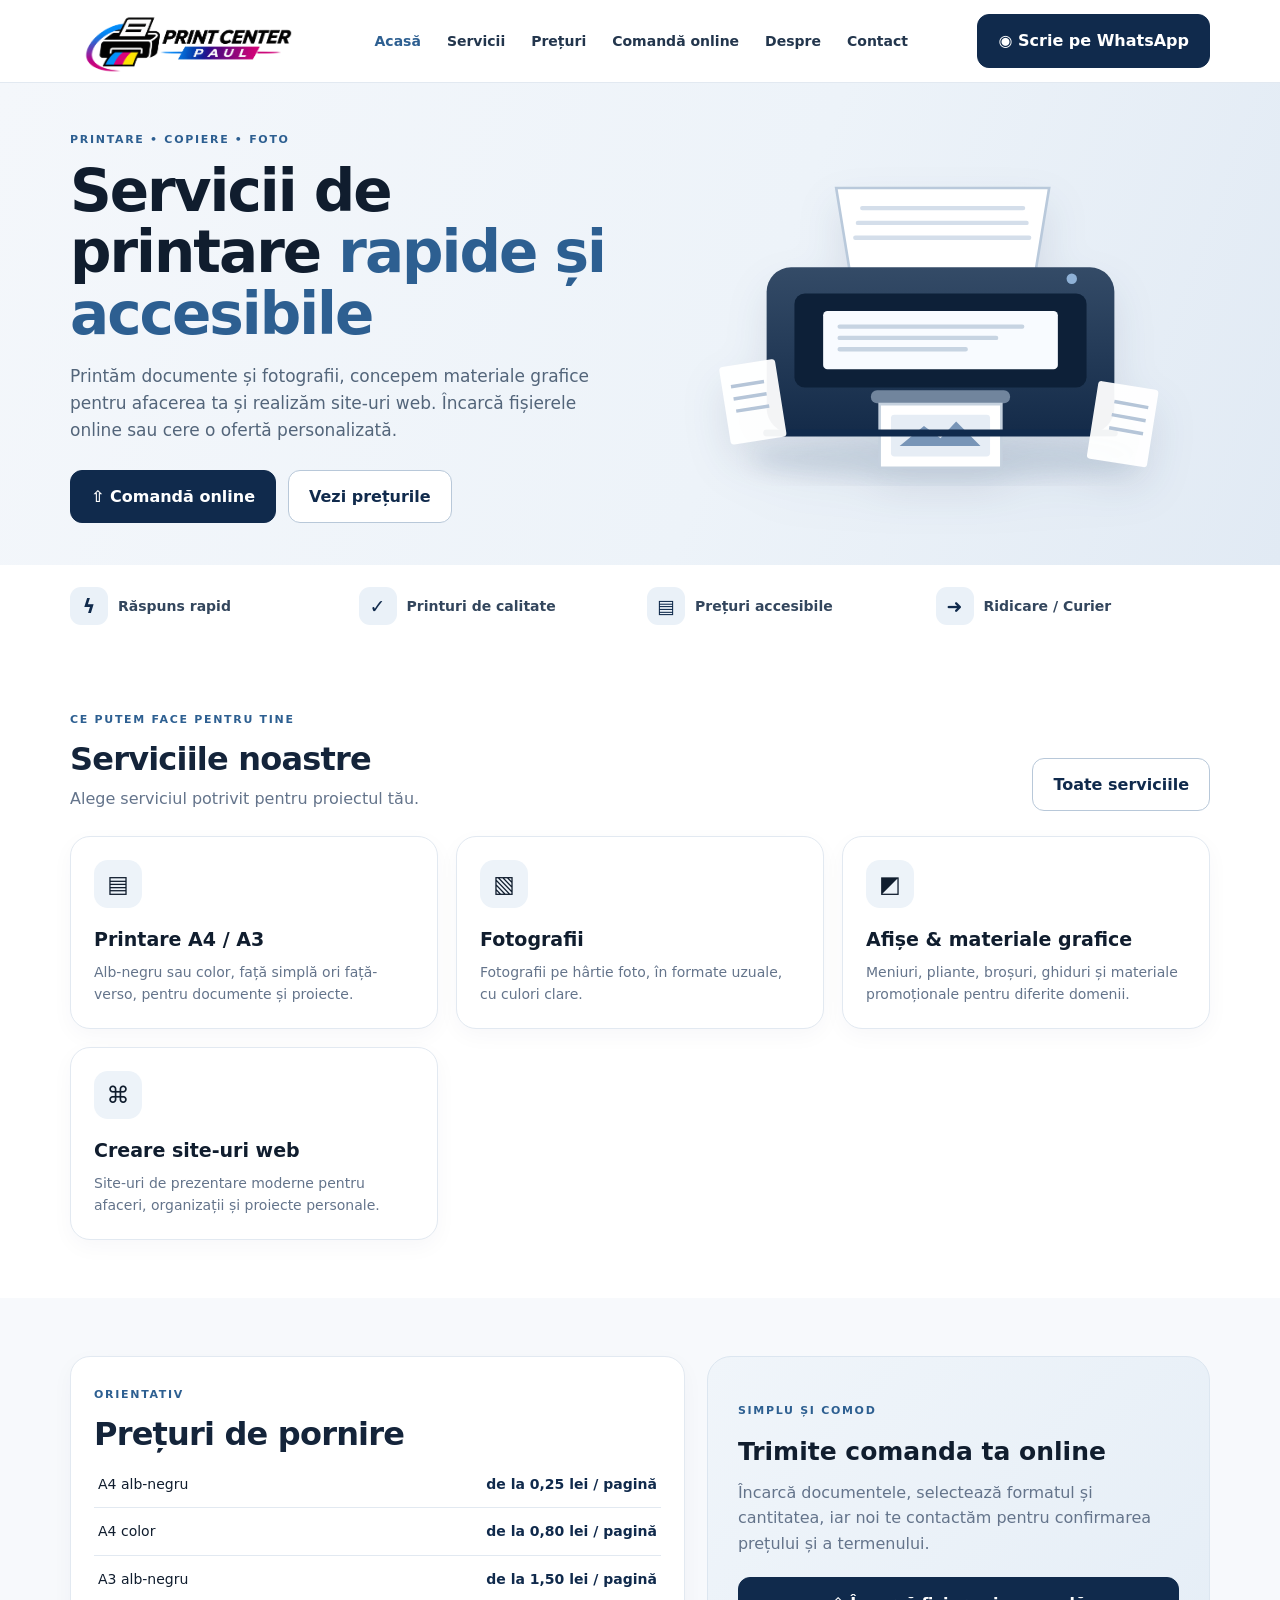
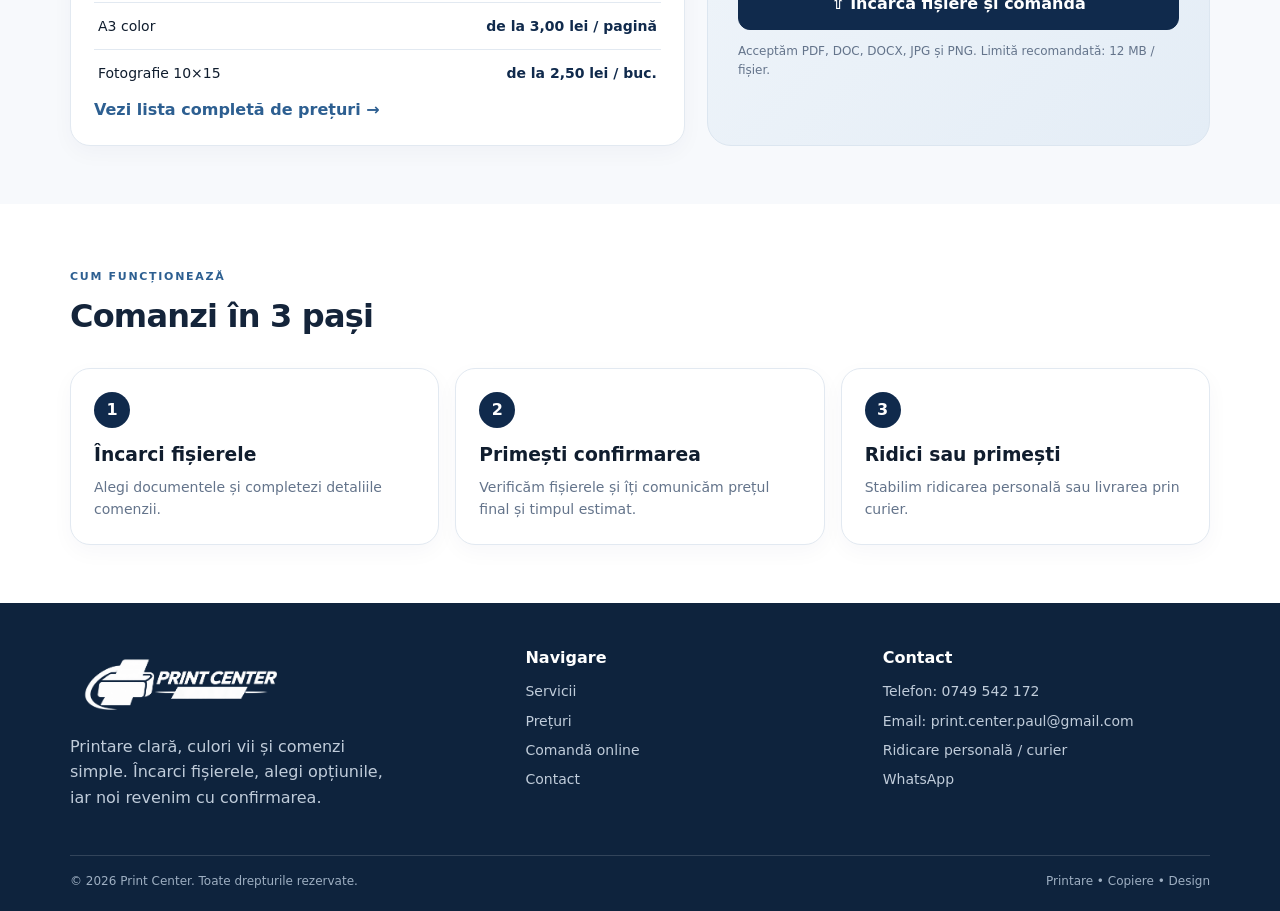
<file: index.html>
<!doctype html>
<html lang="ro"><head><meta charset="utf-8"><meta name="viewport" content="width=device-width, initial-scale=1"><meta name="description" content="Print Center - printare A4 și A3, fotografii, materiale promoționale și creare site-uri web. Comandă online."><title>Acasă | Print Center</title><link rel="icon" href="logo.png" type="image/png"><link rel="stylesheet" href="style.css"></head><body>
<header><div class="container nav"><a class="brand" href="index.html"><img src="logo.png" alt="Print Center"></a><button class="menu-toggle" aria-label="Deschide meniul">☰</button><nav class="navlinks"><a class="active" href="index.html">Acasă</a><a class="" href="servicii.html">Servicii</a><a class="" href="preturi.html">Prețuri</a><a class="" href="comanda.html">Comandă online</a><a class="" href="despre.html">Despre</a><a class="" href="contact.html">Contact</a></nav><a class="nav-cta" href="https://wa.me/40749542172" target="_blank" rel="noopener">◉ Scrie pe WhatsApp</a></div></header>

<main>
<section class="hero"><div class="container hero-grid"><div><span class="eyebrow">Printare • Copiere • Foto</span><h1>Servicii de printare <span>rapide și accesibile</span></h1><p>Printăm documente și fotografii, concepem materiale grafice pentru afacerea ta și realizăm site-uri web. Încarcă fișierele online sau cere o ofertă personalizată.</p><div class="actions"><a class="btn" href="comanda.html">⇧ Comandă online</a><a class="btn secondary" href="preturi.html">Vezi prețurile</a></div></div><div class="hero-art"><img src="printer-hero.svg" alt="Ilustrație imprimantă Print Center"></div></div></section>
<div class="container trust"><div class="trust-item"><span class="ico">ϟ</span>Răspuns rapid</div><div class="trust-item"><span class="ico">✓</span>Printuri de calitate</div><div class="trust-item"><span class="ico">▤</span>Prețuri accesibile</div><div class="trust-item"><span class="ico">➜</span>Ridicare / Curier</div></div>
<section class="section"><div class="container"><div class="section-head"><div><span class="eyebrow">Ce putem face pentru tine</span><h2>Serviciile noastre</h2><p>Alege serviciul potrivit pentru proiectul tău.</p></div><a class="btn secondary" href="servicii.html">Toate serviciile</a></div><div class="cards">
<article class="service-card"><div class="service-icon">▤</div><h3>Printare A4 / A3</h3><p>Alb-negru sau color, față simplă ori față-verso, pentru documente și proiecte.</p></article>
<article class="service-card"><div class="service-icon">▧</div><h3>Fotografii</h3><p>Fotografii pe hârtie foto, în formate uzuale, cu culori clare.</p></article>
<article class="service-card"><div class="service-icon">◩</div><h3>Afișe & materiale grafice</h3><p>Meniuri, pliante, broșuri, ghiduri și materiale promoționale pentru diferite domenii.</p></article>
<article class="service-card"><div class="service-icon">⌘</div><h3>Creare site-uri web</h3><p>Site-uri de prezentare moderne pentru afaceri, organizații și proiecte personale.</p></article>
</div></div></section>
<section class="section soft"><div class="container price-layout"><div class="price-card"><span class="eyebrow">Orientativ</span><h2>Prețuri de pornire</h2><table class="price-table"><tr><td>A4 alb-negru</td><td>de la 0,25 lei / pagină</td></tr><tr><td>A4 color</td><td>de la 0,80 lei / pagină</td></tr><tr><td>A3 alb-negru</td><td>de la 1,50 lei / pagină</td></tr><tr><td>A3 color</td><td>de la 3,00 lei / pagină</td></tr><tr><td>Fotografie 10×15</td><td>de la 2,50 lei / buc.</td></tr></table><a href="preturi.html" style="color:var(--blue);font-weight:800">Vezi lista completă de prețuri →</a></div><div class="upload-panel"><span class="eyebrow">Simplu și comod</span><h3>Trimite comanda ta online</h3><p>Încarcă documentele, selectează formatul și cantitatea, iar noi te contactăm pentru confirmarea prețului și a termenului.</p><a class="btn" href="comanda.html">⇧ Încarcă fișiere și comandă</a><p class="help" style="margin-top:12px">Acceptăm PDF, DOC, DOCX, JPG și PNG. Limită recomandată: 12 MB / fișier.</p></div></div></section>
<section class="section"><div class="container"><div class="section-head"><div><span class="eyebrow">Cum funcționează</span><h2>Comanzi în 3 pași</h2></div></div><div class="steps"><div class="step"><div class="step-number">1</div><h3>Încarci fișierele</h3><p>Alegi documentele și completezi detaliile comenzii.</p></div><div class="step"><div class="step-number">2</div><h3>Primești confirmarea</h3><p>Verificăm fișierele și îți comunicăm prețul final și timpul estimat.</p></div><div class="step"><div class="step-number">3</div><h3>Ridici sau primești</h3><p>Stabilim ridicarea personală sau livrarea prin curier.</p></div></div></div></section>
</main>
<footer><div class="container"><div class="footer-grid"><div><img class="footer-logo" src="logo.png" alt="Print Center"><p style="max-width:330px;color:#c0ccda">Printare clară, culori vii și comenzi simple. Încarci fișierele, alegi opțiunile, iar noi revenim cu confirmarea.</p></div><div><div class="footer-title">Navigare</div><div class="footer-links"><a href="servicii.html">Servicii</a><a href="preturi.html">Prețuri</a><a href="comanda.html">Comandă online</a><a href="contact.html">Contact</a></div></div><div><div class="footer-title">Contact</div><div class="footer-links"><span>Telefon: 0749 542 172</span><span>Email: print.center.paul@gmail.com</span><span>Ridicare personală / curier</span><a href="https://wa.me/40749542172">WhatsApp</a></div></div></div><div class="footer-bottom"><span>© <span data-year></span> Print Center. Toate drepturile rezervate.</span><span>Printare • Copiere • Design</span></div></div></footer><script src="main.js"></script></body></html>
</file>
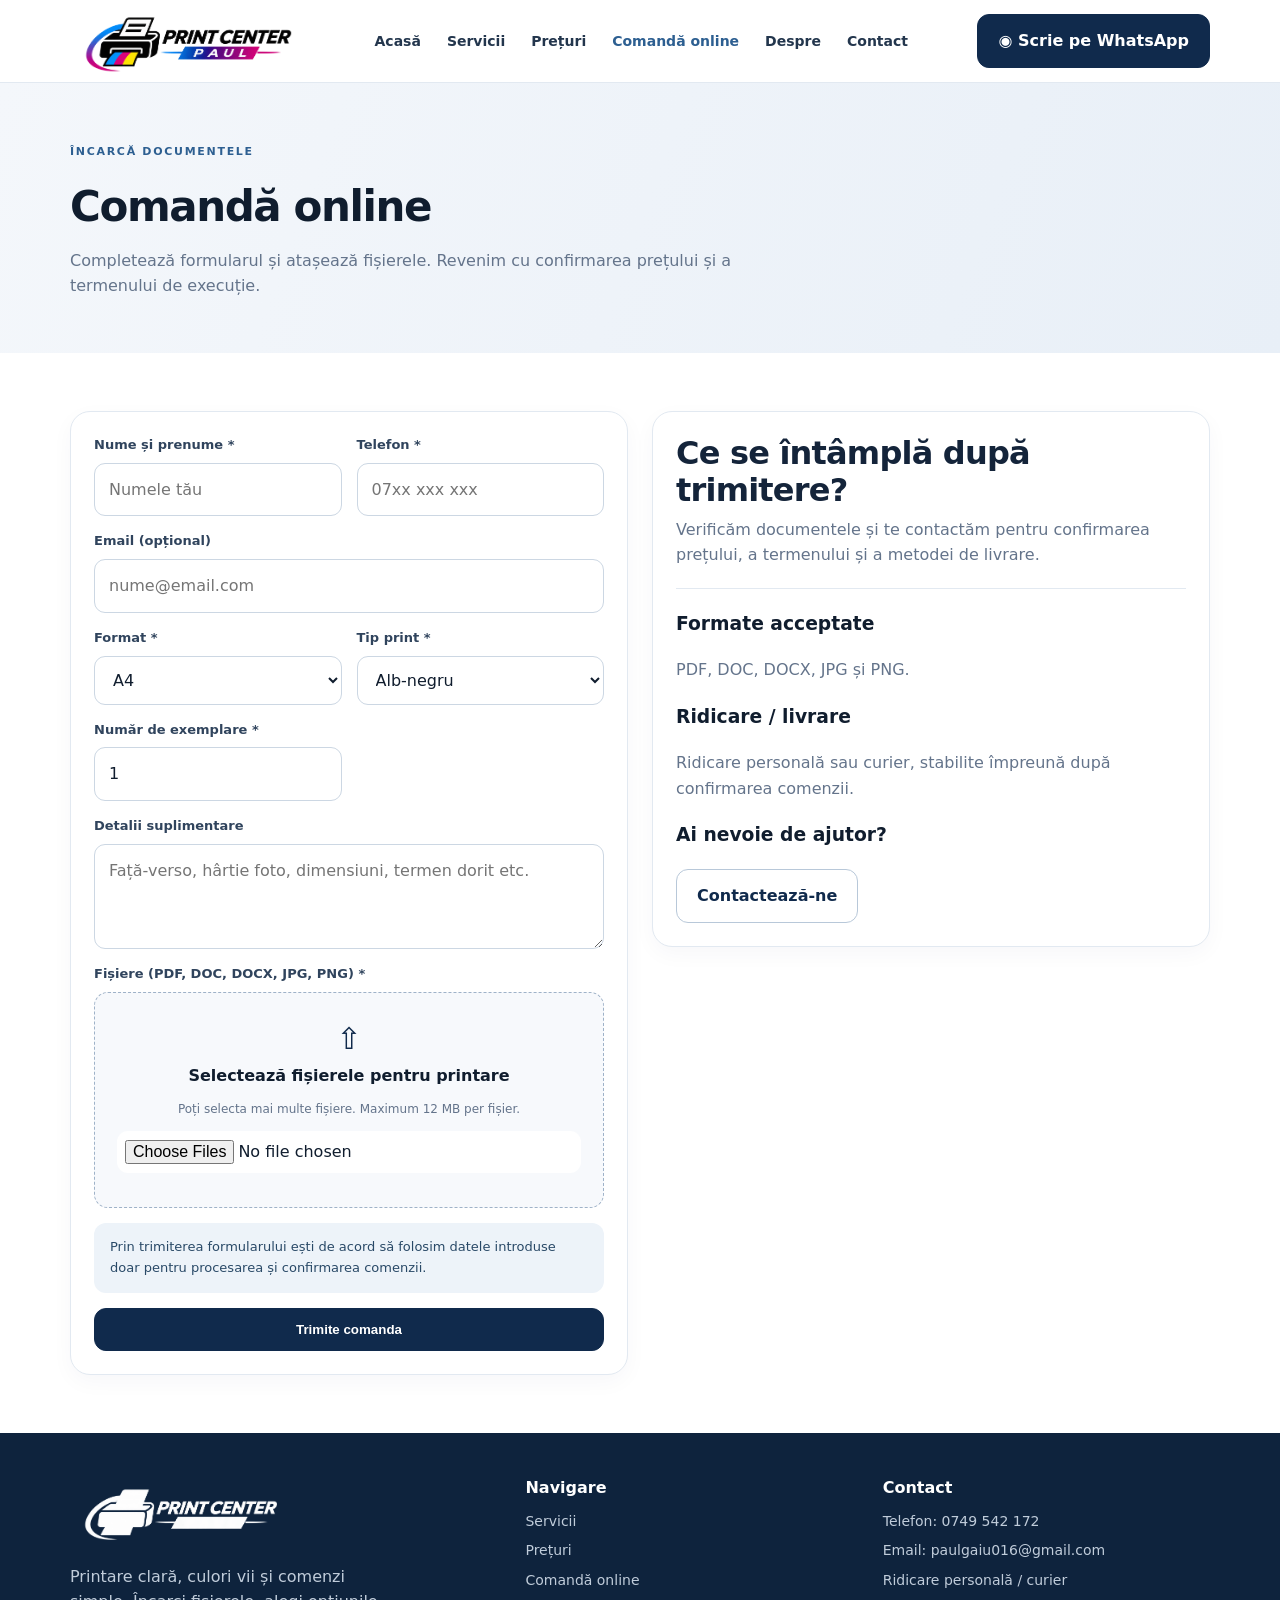
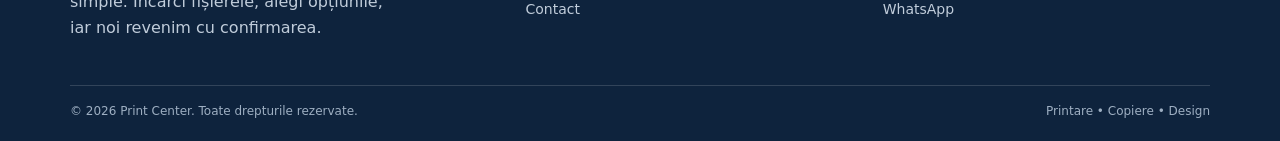
<file: comanda.html>
<!doctype html>
<html lang="ro"><head><meta charset="utf-8"><meta name="viewport" content="width=device-width, initial-scale=1"><meta name="description" content="Print Center - printare A4 și A3, fotografii, materiale promoționale și creare site-uri web. Comandă online."><title>Comandă online | Print Center</title><link rel="icon" href="logo.png" type="image/png"><link rel="stylesheet" href="style.css"></head><body>
<header><div class="container nav"><a class="brand" href="index.html"><img src="logo.png" alt="Print Center"></a><button class="menu-toggle" aria-label="Deschide meniul">☰</button><nav class="navlinks"><a class="" href="index.html">Acasă</a><a class="" href="servicii.html">Servicii</a><a class="" href="preturi.html">Prețuri</a><a class="active" href="comanda.html">Comandă online</a><a class="" href="despre.html">Despre</a><a class="" href="contact.html">Contact</a></nav><a class="nav-cta" href="https://wa.me/40749542172" target="_blank" rel="noopener">◉ Scrie pe WhatsApp</a></div></header>

<main><section class="page-hero"><div class="container"><span class="eyebrow">Încarcă documentele</span><h1>Comandă online</h1><p>Completează formularul și atașează fișierele. Revenim cu confirmarea prețului și a termenului de execuție.</p></div></section>
<section class="section"><div class="container content-grid"><div class="panel"><form id="order-form"><div class="form-grid">
<div class="field"><label for="name">Nume și prenume *</label><input id="name" name="name" required placeholder="Numele tău"></div>
<div class="field"><label for="phone">Telefon *</label><input id="phone" name="phone" required type="tel" placeholder="07xx xxx xxx"></div>
<div class="field full"><label for="email">Email (opțional)</label><input id="email" name="email" type="email" placeholder="nume@email.com"></div>
<div class="field"><label for="format">Format *</label><select id="format" name="format" required><option value="A4">A4</option><option value="A3">A3</option><option value="Foto">Foto</option><option value="Afiș / Flyer">Afiș / Flyer</option></select></div>
<div class="field"><label for="color">Tip print *</label><select id="color" name="color" required><option>Alb-negru</option><option>Color</option><option>Nu se aplică</option></select></div>
<div class="field"><label for="copies">Număr de exemplare *</label><input id="copies" name="copies" type="number" min="1" value="1" required></div>
<div class="field full"><label for="notes">Detalii suplimentare</label><textarea id="notes" name="notes" placeholder="Față-verso, hârtie foto, dimensiuni, termen dorit etc."></textarea></div>
<div class="field full"><label for="files">Fișiere (PDF, DOC, DOCX, JPG, PNG) *</label><div class="filebox"><div style="font-size:30px;color:var(--navy)">⇧</div><strong>Selectează fișierele pentru printare</strong><p class="help">Poți selecta mai multe fișiere. Maximum 12 MB per fișier.</p><input id="files" name="files" type="file" multiple accept=".pdf,.doc,.docx,.jpg,.jpeg,.png" required><ul id="file-list" class="help" style="text-align:left"></ul></div></div>

<div class="field full"><div class="notice">Prin trimiterea formularului ești de acord să folosim datele introduse doar pentru procesarea și confirmarea comenzii. </div></div>
<div class="field full"><button class="btn" type="submit">Trimite comanda</button><div id="form-success" class="success" role="status"></div></div>
</div></form></div><aside><div class="panel"><h2 style="margin-top:0">Ce se întâmplă după trimitere?</h2><p class="muted">Verificăm documentele și te contactăm pentru confirmarea prețului, a termenului și a metodei de livrare.</p><hr style="border:0;border-top:1px solid var(--line);margin:20px 0"><h3>Formate acceptate</h3><p class="muted">PDF, DOC, DOCX, JPG și PNG.</p><h3>Ridicare / livrare</h3><p class="muted">Ridicare personală sau curier, stabilite împreună după confirmarea comenzii.</p><h3>Ai nevoie de ajutor?</h3><a class="btn secondary" href="contact.html">Contactează-ne</a></div></aside></div></section></main>
<footer><div class="container"><div class="footer-grid"><div><img class="footer-logo" src="logo.png" alt="Print Center"><p style="max-width:330px;color:#c0ccda">Printare clară, culori vii și comenzi simple. Încarci fișierele, alegi opțiunile, iar noi revenim cu confirmarea.</p></div><div><div class="footer-title">Navigare</div><div class="footer-links"><a href="servicii.html">Servicii</a><a href="preturi.html">Prețuri</a><a href="comanda.html">Comandă online</a><a href="contact.html">Contact</a></div></div><div><div class="footer-title">Contact</div><div class="footer-links"><span>Telefon: 0749 542 172</span><span>Email: paulgaiu016@gmail.com</span><span>Ridicare personală / curier</span><a href="https://wa.me/40749542172">WhatsApp</a></div></div></div><div class="footer-bottom"><span>© <span data-year></span> Print Center. Toate drepturile rezervate.</span><span>Printare • Copiere • Design</span></div></div></footer><script src="main.js"></script></body></html>
</file>
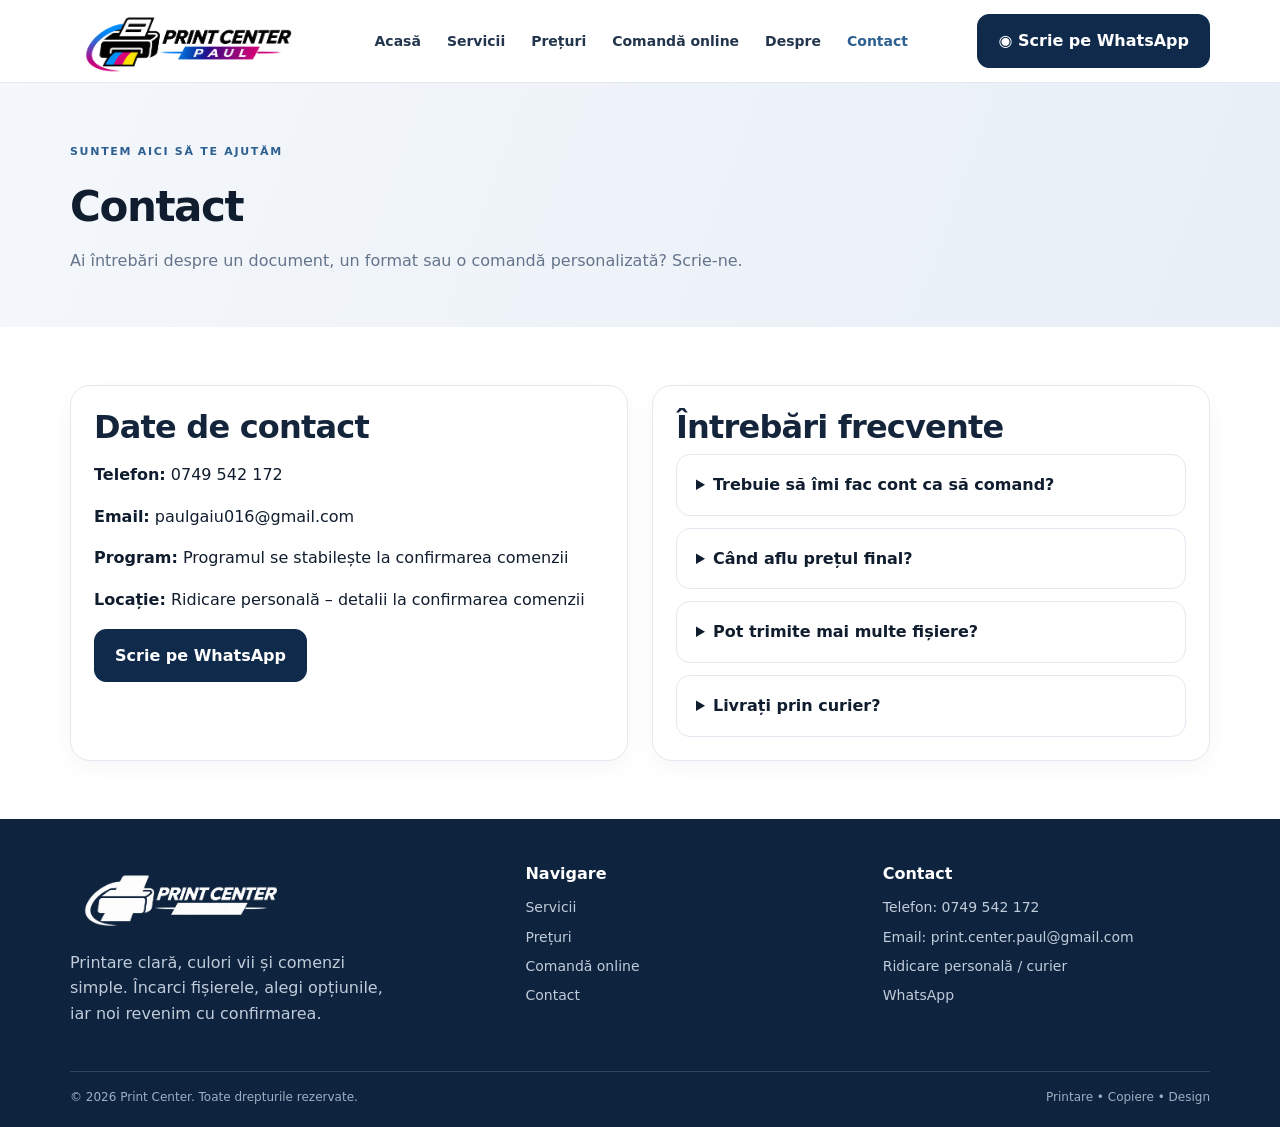
<file: contact.html>
<!doctype html>
<html lang="ro"><head><meta charset="utf-8"><meta name="viewport" content="width=device-width, initial-scale=1"><meta name="description" content="Print Center - printare A4 și A3, fotografii, materiale promoționale și creare site-uri web. Comandă online."><title>Contact | Print Center</title><link rel="icon" href="logo.png" type="image/png"><link rel="stylesheet" href="style.css"></head><body>
<header><div class="container nav"><a class="brand" href="index.html"><img src="logo.png" alt="Print Center"></a><button class="menu-toggle" aria-label="Deschide meniul">☰</button><nav class="navlinks"><a class="" href="index.html">Acasă</a><a class="" href="servicii.html">Servicii</a><a class="" href="preturi.html">Prețuri</a><a class="" href="comanda.html">Comandă online</a><a class="" href="despre.html">Despre</a><a class="active" href="contact.html">Contact</a></nav><a class="nav-cta" href="https://wa.me/40749542172" target="_blank" rel="noopener">◉ Scrie pe WhatsApp</a></div></header>

<main><section class="page-hero"><div class="container"><span class="eyebrow">Suntem aici să te ajutăm</span><h1>Contact</h1><p>Ai întrebări despre un document, un format sau o comandă personalizată? Scrie-ne.</p></div></section><section class="section"><div class="container content-grid"><div class="panel"><h2 style="margin-top:0">Date de contact</h2><p><strong>Telefon:</strong> 0749 542 172</p><p><strong>Email:</strong> paulgaiu016@gmail.com</p><p><strong>Program:</strong> Programul se stabilește la confirmarea comenzii</p><p><strong>Locație:</strong> Ridicare personală – detalii la confirmarea comenzii</p><a class="btn" href="https://wa.me/40749542172" target="_blank" rel="noopener">Scrie pe WhatsApp</a></div><div class="panel"><h2 style="margin-top:0">Întrebări frecvente</h2><div class="faq"><details><summary>Trebuie să îmi fac cont ca să comand?</summary><p>Nu. Formularul este gândit să poată fi completat fără cont Google.</p></details><details><summary>Când aflu prețul final?</summary><p>După verificarea fișierelor, confirmăm prețul și termenul înainte de execuție.</p></details><details><summary>Pot trimite mai multe fișiere?</summary><p>Da, formularul permite selectarea mai multor fișiere.</p></details><details><summary>Livrați prin curier?</summary><p>Opțiunea de curier se stabilește în funcție de comandă și destinație.</p></details></div></div></div></section></main>
<footer><div class="container"><div class="footer-grid"><div><img class="footer-logo" src="logo.png" alt="Print Center"><p style="max-width:330px;color:#c0ccda">Printare clară, culori vii și comenzi simple. Încarci fișierele, alegi opțiunile, iar noi revenim cu confirmarea.</p></div><div><div class="footer-title">Navigare</div><div class="footer-links"><a href="servicii.html">Servicii</a><a href="preturi.html">Prețuri</a><a href="comanda.html">Comandă online</a><a href="contact.html">Contact</a></div></div><div><div class="footer-title">Contact</div><div class="footer-links"><span>Telefon: 0749 542 172</span><span>Email: print.center.paul@gmail.com</span><span>Ridicare personală / curier</span><a href="https://wa.me/40749542172">WhatsApp</a></div></div></div><div class="footer-bottom"><span>© <span data-year></span> Print Center. Toate drepturile rezervate.</span><span>Printare • Copiere • Design</span></div></div></footer><script src="main.js"></script></body></html>
</file>
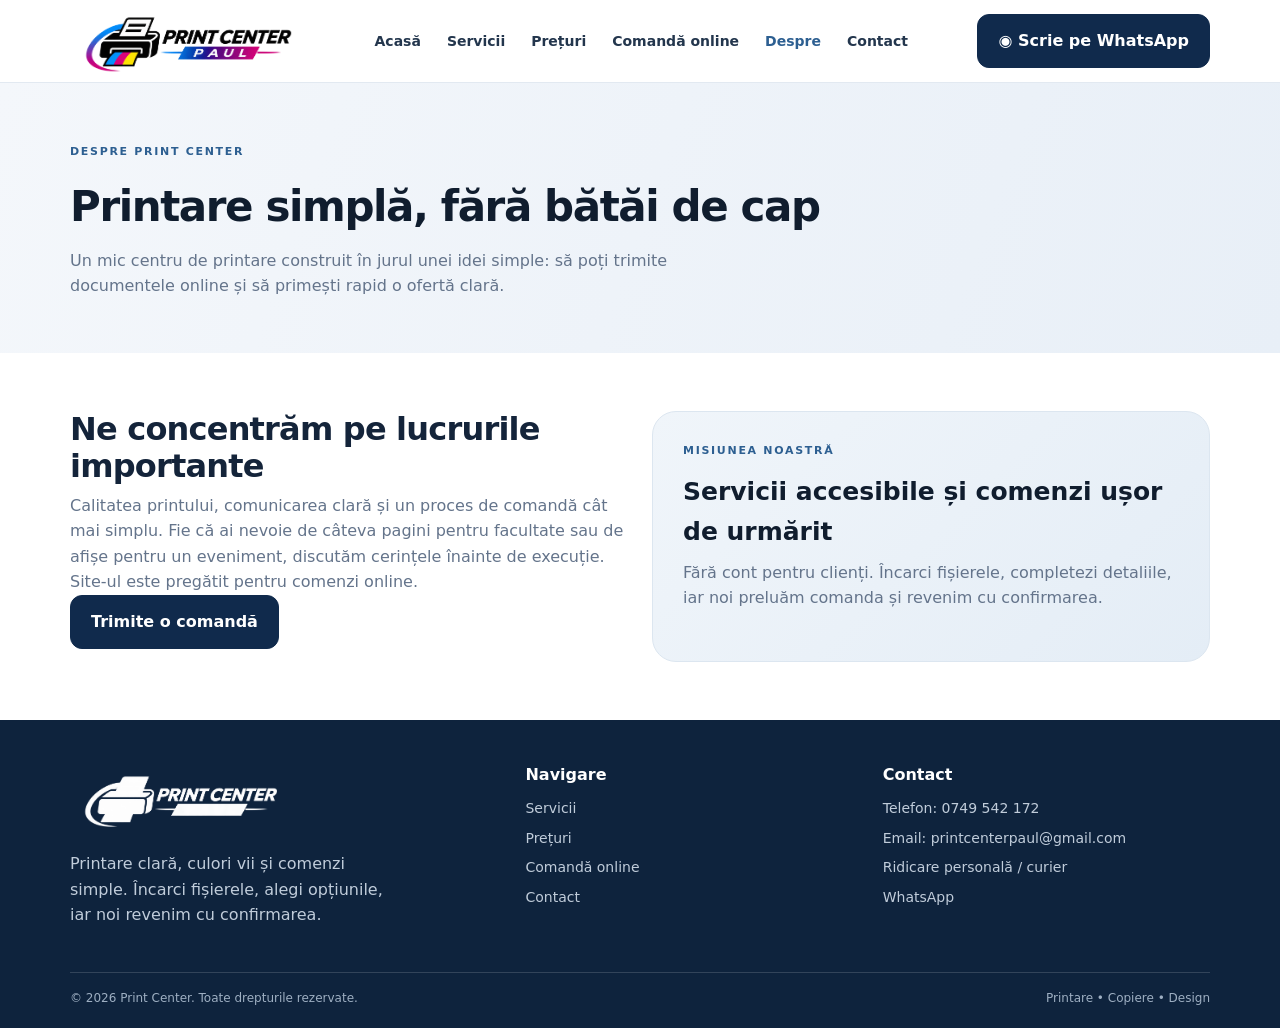
<file: despre.html>
<!doctype html>
<html lang="ro"><head><meta charset="utf-8"><meta name="viewport" content="width=device-width, initial-scale=1"><meta name="description" content="Print Center - printare A4 și A3, fotografii, materiale promoționale și creare site-uri web. Comandă online."><title>Despre | Print Center</title><link rel="icon" href="logo.png" type="image/png"><link rel="stylesheet" href="style.css"></head><body>
<header><div class="container nav"><a class="brand" href="index.html"><img src="logo.png" alt="Print Center"></a><button class="menu-toggle" aria-label="Deschide meniul">☰</button><nav class="navlinks"><a class="" href="index.html">Acasă</a><a class="" href="servicii.html">Servicii</a><a class="" href="preturi.html">Prețuri</a><a class="" href="comanda.html">Comandă online</a><a class="active" href="despre.html">Despre</a><a class="" href="contact.html">Contact</a></nav><a class="nav-cta" href="https://wa.me/40749542172" target="_blank" rel="noopener">◉ Scrie pe WhatsApp</a></div></header>

<main><section class="page-hero"><div class="container"><span class="eyebrow">Despre Print Center</span><h1>Printare simplă, fără bătăi de cap</h1><p>Un mic centru de printare construit în jurul unei idei simple: să poți trimite documentele online și să primești rapid o ofertă clară.</p></div></section><section class="section"><div class="container content-grid"><div><h2>Ne concentrăm pe lucrurile importante</h2><p class="muted">Calitatea printului, comunicarea clară și un proces de comandă cât mai simplu. Fie că ai nevoie de câteva pagini pentru facultate sau de afișe pentru un eveniment, discutăm cerințele înainte de execuție.</p><p class="muted">Site-ul este pregătit pentru comenzi online.</p><a class="btn" href="comanda.html">Trimite o comandă</a></div><div class="upload-panel"><span class="eyebrow">Misiunea noastră</span><h3>Servicii accesibile și comenzi ușor de urmărit</h3><p>Fără cont pentru clienți. Încarci fișierele, completezi detaliile, iar noi preluăm comanda și revenim cu confirmarea.</p></div></div></section></main>
<footer><div class="container"><div class="footer-grid"><div><img class="footer-logo" src="logo.png" alt="Print Center"><p style="max-width:330px;color:#c0ccda">Printare clară, culori vii și comenzi simple. Încarci fișierele, alegi opțiunile, iar noi revenim cu confirmarea.</p></div><div><div class="footer-title">Navigare</div><div class="footer-links"><a href="servicii.html">Servicii</a><a href="preturi.html">Prețuri</a><a href="comanda.html">Comandă online</a><a href="contact.html">Contact</a></div></div><div><div class="footer-title">Contact</div><div class="footer-links"><span>Telefon: 0749 542 172</span><span>Email: printcenterpaul@gmail.com</span><span>Ridicare personală / curier</span><a href="https://wa.me/40749542172">WhatsApp</a></div></div></div><div class="footer-bottom"><span>© <span data-year></span> Print Center. Toate drepturile rezervate.</span><span>Printare • Copiere • Design</span></div></div></footer><script src="main.js"></script></body></html>
</file>
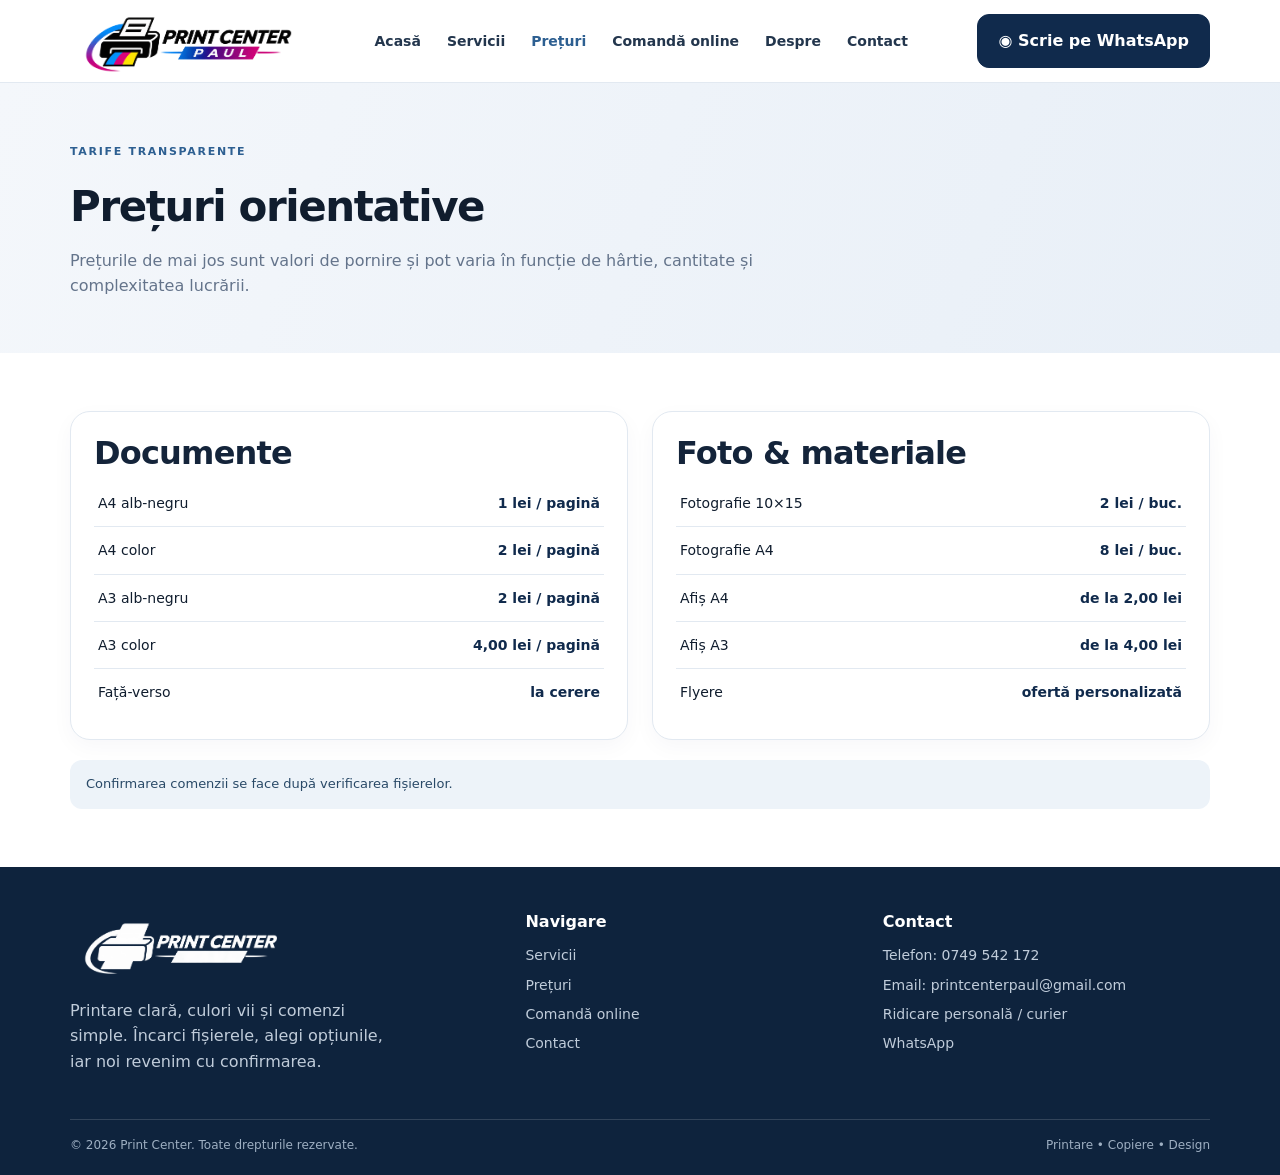
<file: preturi.html>
<!doctype html>
<html lang="ro"><head><meta charset="utf-8"><meta name="viewport" content="width=device-width, initial-scale=1"><meta name="description" content="Print Center - printare A4 și A3, fotografii, materiale promoționale și creare site-uri web. Comandă online."><title>Prețuri | Print Center</title><link rel="icon" href="logo.png" type="image/png"><link rel="stylesheet" href="style.css"></head><body>
<header><div class="container nav"><a class="brand" href="index.html"><img src="logo.png" alt="Print Center"></a><button class="menu-toggle" aria-label="Deschide meniul">☰</button><nav class="navlinks"><a class="" href="index.html">Acasă</a><a class="" href="servicii.html">Servicii</a><a class="active" href="preturi.html">Prețuri</a><a class="" href="comanda.html">Comandă online</a><a class="" href="despre.html">Despre</a><a class="" href="contact.html">Contact</a></nav><a class="nav-cta" href="https://wa.me/40749542172" target="_blank" rel="noopener">◉ Scrie pe WhatsApp</a></div></header>

<main><section class="page-hero"><div class="container"><span class="eyebrow">Tarife transparente</span><h1>Prețuri orientative</h1><p>Prețurile de mai jos sunt valori de pornire și pot varia în funcție de hârtie, cantitate și complexitatea lucrării.</p></div></section>
<section class="section"><div class="container content-grid"><div class="price-card"><h2>Documente</h2><table class="price-table"><tr><td>A4 alb-negru</td><td>1 lei / pagină</td></tr><tr><td>A4 color</td><td>2 lei / pagină</td></tr><tr><td>A3 alb-negru</td><td>2 lei / pagină</td></tr><tr><td>A3 color</td><td>4,00 lei / pagină</td></tr><tr><td>Față-verso</td><td>la cerere</td></tr></table></div><div class="price-card"><h2>Foto & materiale</h2><table class="price-table"><tr><td>Fotografie 10×15</td><td>2 lei / buc.</td></tr><tr><td>Fotografie A4</td><td>8 lei / buc.</td></tr><tr><td>Afiș A4</td><td>de la 2,00 lei</td></tr><tr><td>Afiș A3</td><td>de la 4,00 lei</td></tr><tr><td>Flyere</td><td>ofertă personalizată</td></tr></table></div></div><div class="container" style="margin-top:20px"><div class="notice"> Confirmarea comenzii se face după verificarea fișierelor.</div></div></section></main>
<footer><div class="container"><div class="footer-grid"><div><img class="footer-logo" src="logo.png" alt="Print Center"><p style="max-width:330px;color:#c0ccda">Printare clară, culori vii și comenzi simple. Încarci fișierele, alegi opțiunile, iar noi revenim cu confirmarea.</p></div><div><div class="footer-title">Navigare</div><div class="footer-links"><a href="servicii.html">Servicii</a><a href="preturi.html">Prețuri</a><a href="comanda.html">Comandă online</a><a href="contact.html">Contact</a></div></div><div><div class="footer-title">Contact</div><div class="footer-links"><span>Telefon: 0749 542 172</span><span>Email: printcenterpaul@gmail.com</span><span>Ridicare personală / curier</span><a href="https://wa.me/40749542172">WhatsApp</a></div></div></div><div class="footer-bottom"><span>© <span data-year></span> Print Center. Toate drepturile rezervate.</span><span>Printare • Copiere • Design</span></div></div></footer><script src="main.js"></script></body></html>
</file>
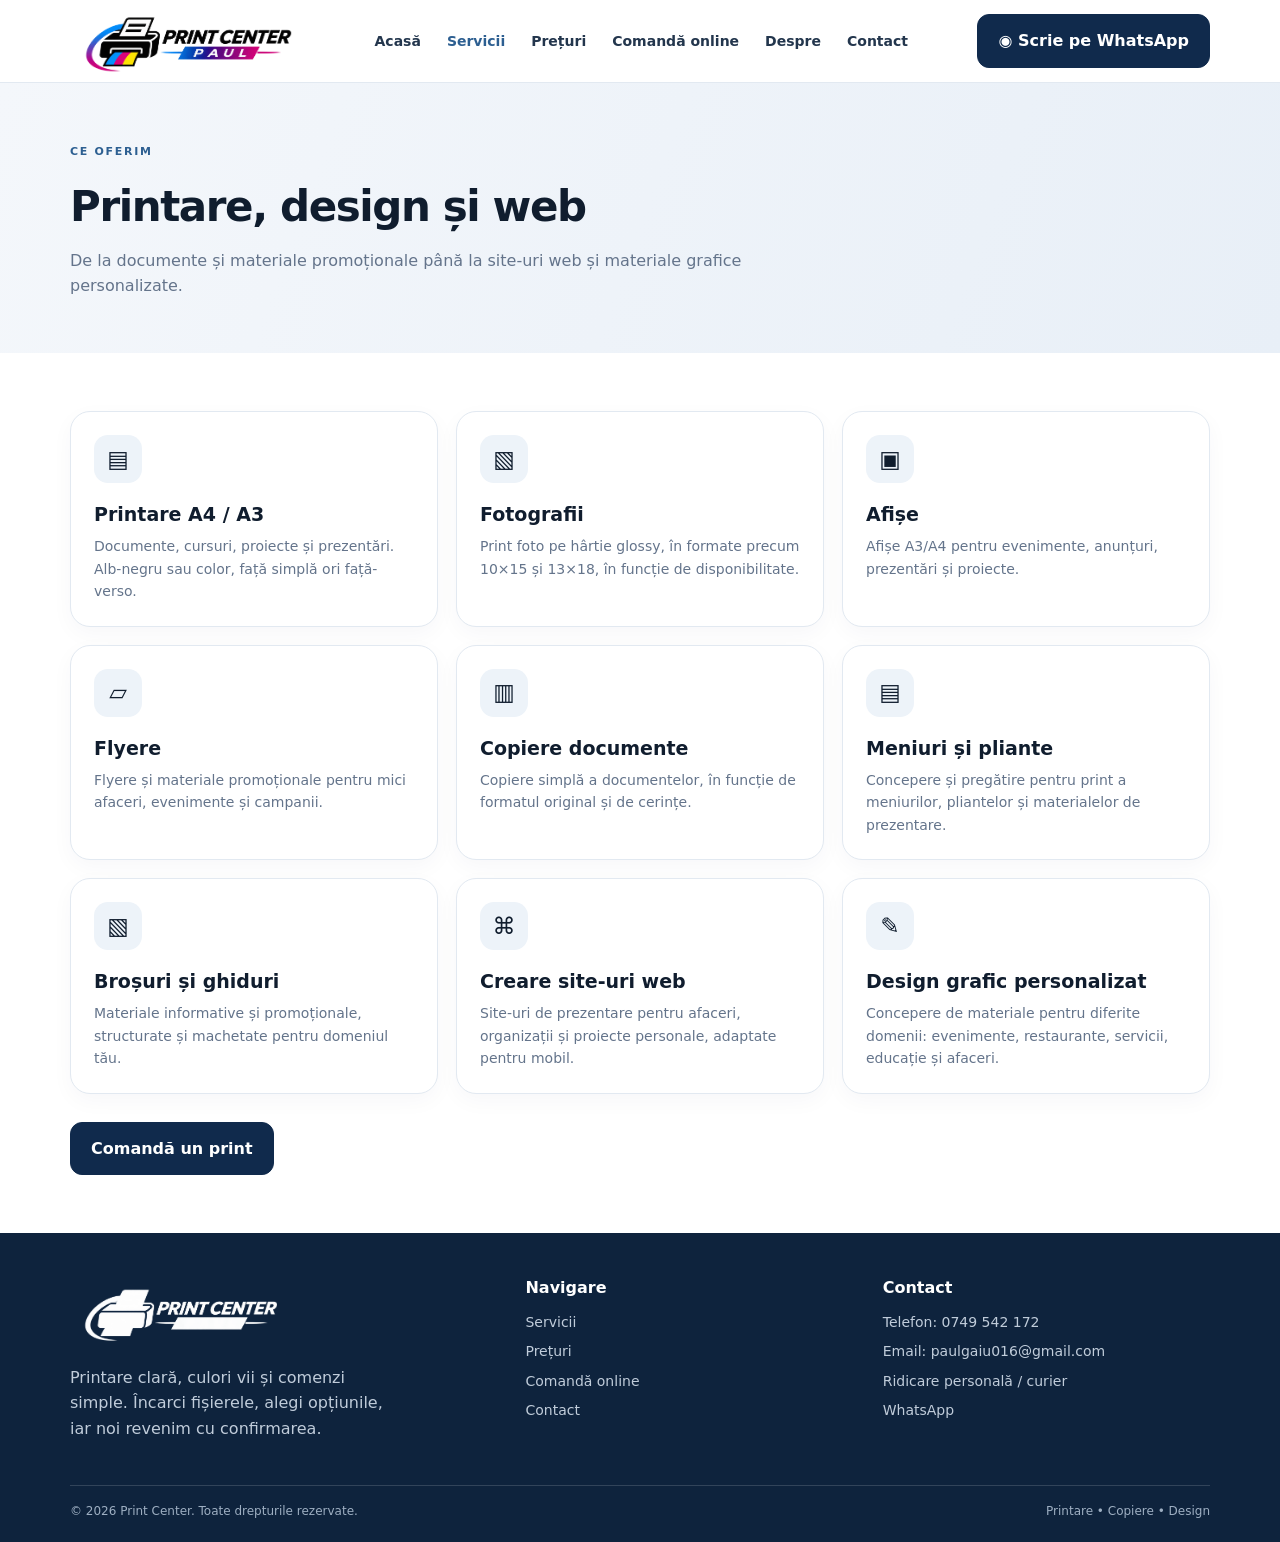
<file: servicii.html>
<!doctype html>
<html lang="ro"><head><meta charset="utf-8"><meta name="viewport" content="width=device-width, initial-scale=1"><meta name="description" content="Print Center - printare A4 și A3, fotografii, materiale promoționale și creare site-uri web. Comandă online."><title>Servicii | Print Center</title><link rel="icon" href="logo.png" type="image/png"><link rel="stylesheet" href="style.css"></head><body>
<header><div class="container nav"><a class="brand" href="index.html"><img src="logo.png" alt="Print Center"></a><button class="menu-toggle" aria-label="Deschide meniul">☰</button><nav class="navlinks"><a class="" href="index.html">Acasă</a><a class="active" href="servicii.html">Servicii</a><a class="" href="preturi.html">Prețuri</a><a class="" href="comanda.html">Comandă online</a><a class="" href="despre.html">Despre</a><a class="" href="contact.html">Contact</a></nav><a class="nav-cta" href="https://wa.me/40749542172" target="_blank" rel="noopener">◉ Scrie pe WhatsApp</a></div></header>

<main><section class="page-hero"><div class="container"><span class="eyebrow">Ce oferim</span><h1>Printare, design și web</h1><p>De la documente și materiale promoționale până la site-uri web și materiale grafice personalizate.</p></div></section>
<section class="section"><div class="container"><div class="cards">
<article class="service-card"><div class="service-icon">▤</div><h3>Printare A4 / A3</h3><p>Documente, cursuri, proiecte și prezentări. Alb-negru sau color, față simplă ori față-verso.</p></article>
<article class="service-card"><div class="service-icon">▧</div><h3>Fotografii</h3><p>Print foto pe hârtie glossy, în formate precum 10×15 și 13×18, în funcție de disponibilitate.</p></article>
<article class="service-card"><div class="service-icon">▣</div><h3>Afișe</h3><p>Afișe A3/A4 pentru evenimente, anunțuri, prezentări și proiecte.</p></article>
<article class="service-card"><div class="service-icon">▱</div><h3>Flyere</h3><p>Flyere și materiale promoționale pentru mici afaceri, evenimente și campanii.</p></article>
<article class="service-card"><div class="service-icon">▥</div><h3>Copiere documente</h3><p>Copiere simplă a documentelor, în funcție de formatul original și de cerințe.</p></article>
<article class="service-card"><div class="service-icon">▤</div><h3>Meniuri și pliante</h3><p>Concepere și pregătire pentru print a meniurilor, pliantelor și materialelor de prezentare.</p></article>
<article class="service-card"><div class="service-icon">▧</div><h3>Broșuri și ghiduri</h3><p>Materiale informative și promoționale, structurate și machetate pentru domeniul tău.</p></article>
<article class="service-card"><div class="service-icon">⌘</div><h3>Creare site-uri web</h3><p>Site-uri de prezentare pentru afaceri, organizații și proiecte personale, adaptate pentru mobil.</p></article>
<article class="service-card"><div class="service-icon">✎</div><h3>Design grafic personalizat</h3><p>Concepere de materiale pentru diferite domenii: evenimente, restaurante, servicii, educație și afaceri.</p></article>
</div><div style="margin-top:28px"><a class="btn" href="comanda.html">Comandă un print</a></div></div></section></main>
<footer><div class="container"><div class="footer-grid"><div><img class="footer-logo" src="logo.png" alt="Print Center"><p style="max-width:330px;color:#c0ccda">Printare clară, culori vii și comenzi simple. Încarci fișierele, alegi opțiunile, iar noi revenim cu confirmarea.</p></div><div><div class="footer-title">Navigare</div><div class="footer-links"><a href="servicii.html">Servicii</a><a href="preturi.html">Prețuri</a><a href="comanda.html">Comandă online</a><a href="contact.html">Contact</a></div></div><div><div class="footer-title">Contact</div><div class="footer-links"><span>Telefon: 0749 542 172</span><span>Email: paulgaiu016@gmail.com</span><span>Ridicare personală / curier</span><a href="https://wa.me/40749542172">WhatsApp</a></div></div></div><div class="footer-bottom"><span>© <span data-year></span> Print Center. Toate drepturile rezervate.</span><span>Printare • Copiere • Design</span></div></div></footer><script src="main.js"></script></body></html>
</file>
<file: style.css>
:root{--navy:#102a4c;--navy2:#183e68;--blue:#2d5f91;--ink:#101d2e;--muted:#64748b;--line:#e2e9f1;--pale:#f2f6fb;--white:#fff;--shadow:0 14px 40px rgba(16,42,76,.09);--radius:20px}
*{box-sizing:border-box}html{scroll-behavior:smooth}body{margin:0;font-family:Inter,ui-sans-serif,system-ui,-apple-system,"Segoe UI",Arial,sans-serif;color:var(--ink);background:#fff;line-height:1.6}a{color:inherit;text-decoration:none}img{max-width:100%;display:block}.container{width:min(1140px,calc(100% - 40px));margin:auto}
header{position:sticky;top:0;z-index:20;background:rgba(255,255,255,.94);backdrop-filter:blur(12px);border-bottom:1px solid var(--line)}.nav{height:82px;display:flex;align-items:center;justify-content:space-between;gap:24px}.brand img{width:235px}.navlinks{display:flex;align-items:center;gap:26px;font-size:14px;font-weight:650;color:#23364d}.navlinks a:hover,.navlinks a.active{color:var(--blue)}.nav-cta,.btn{display:inline-flex;align-items:center;justify-content:center;gap:9px;padding:13px 20px;border-radius:12px;background:var(--navy);color:#fff;font-weight:750;border:1px solid var(--navy);transition:.2s}.nav-cta:hover,.btn:hover{background:var(--navy2);transform:translateY(-1px)}.btn.secondary{background:#fff;color:var(--navy);border-color:#b8c8d9}.btn.light{background:#eaf1f8;color:var(--navy);border-color:#eaf1f8}.menu-toggle{display:none;border:0;background:transparent;color:var(--navy);font-size:26px}
.hero{background:linear-gradient(110deg,#f4f7fb 0%,#edf3f9 58%,#e1eaf4 100%);overflow:hidden}.hero-grid{display:grid;grid-template-columns:1.03fr .97fr;align-items:center;gap:28px;min-height:440px;padding:42px 0}.eyebrow{display:inline-block;text-transform:uppercase;letter-spacing:1.7px;font-size:11px;font-weight:850;color:var(--blue);margin-bottom:12px}.hero h1{font-size:clamp(38px,5vw,58px);line-height:1.06;letter-spacing:-2px;margin:0 0 18px;color:#101d2e}.hero h1 span{color:var(--blue)}.hero p{font-size:17px;color:#53657a;max-width:550px;margin:0 0 25px}.actions{display:flex;gap:12px;flex-wrap:wrap}.hero-art{display:flex;justify-content:center;align-items:center}.hero-art img{width:min(100%,590px);filter:drop-shadow(0 20px 20px rgba(16,42,76,.1))}
.trust{display:grid;grid-template-columns:repeat(4,1fr);gap:14px;padding:22px 0}.trust-item{display:flex;align-items:center;gap:10px;font-size:14px;font-weight:700;color:#33465d}.ico{width:38px;height:38px;border-radius:11px;background:#eaf1f8;color:var(--navy);display:grid;place-items:center;font-size:19px;flex:none}
.section{padding:58px 0}.section.soft{background:#f7f9fc}.section-head{display:flex;align-items:end;justify-content:space-between;gap:20px;margin-bottom:25px}.section h2{font-size:32px;line-height:1.15;letter-spacing:-.8px;margin:0 0 8px;color:#14243a}.section-head p,.muted{color:var(--muted);margin:0}.cards{display:grid;grid-template-columns:repeat(3,1fr);gap:18px}.service-card,.panel,.price-card,.step{background:#fff;border:1px solid var(--line);border-radius:var(--radius);padding:23px;box-shadow:0 7px 22px rgba(16,42,76,.035)}.service-icon{width:48px;height:48px;border-radius:14px;background:#edf3f9;display:grid;place-items:center;font-size:23px;margin-bottom:16px}.service-card h3{margin:0 0 6px;font-size:19px}.service-card p{margin:0;color:var(--muted);font-size:14px}.price-layout{display:grid;grid-template-columns:1.1fr .9fr;gap:22px;align-items:stretch}.price-table{width:100%;border-collapse:collapse}.price-table td{padding:12px 4px;border-bottom:1px solid var(--line);font-size:14px}.price-table td:last-child{text-align:right;font-weight:750;color:var(--navy)}.price-table tr:last-child td{border:0}.upload-panel{background:linear-gradient(135deg,#f0f5fa,#e4edf6);border:1px solid #dce6f0;border-radius:24px;padding:30px;display:flex;flex-direction:column;justify-content:center}.upload-panel h3{font-size:25px;margin:0 0 8px}.upload-panel p{color:var(--muted);margin:0 0 20px}.steps{display:grid;grid-template-columns:repeat(3,1fr);gap:16px}.step-number{width:36px;height:36px;border-radius:50%;background:var(--navy);color:#fff;display:grid;place-items:center;font-weight:800;margin-bottom:12px}.step h3{margin:0 0 6px}.step p{color:var(--muted);font-size:14px;margin:0}
.page-hero{background:linear-gradient(110deg,#f4f7fb,#e8eff7);padding:54px 0}.page-hero h1{font-size:42px;letter-spacing:-1.4px;margin:0 0 8px}.page-hero p{margin:0;color:var(--muted);max-width:700px}.content-grid{display:grid;grid-template-columns:1fr 1fr;gap:24px}.form-grid{display:grid;grid-template-columns:1fr 1fr;gap:15px}.field{display:flex;flex-direction:column;gap:7px}.field.full{grid-column:1/-1}label{font-weight:700;font-size:13px;color:#30445d}input,select,textarea{width:100%;padding:13px 14px;border:1px solid #ccd7e3;border-radius:11px;background:#fff;color:var(--ink);font:inherit;outline:none}input:focus,select:focus,textarea:focus{border-color:#426b98;box-shadow:0 0 0 3px rgba(45,95,145,.12)}textarea{min-height:105px;resize:vertical}.filebox{border:1.5px dashed #9fb2c8;background:#f7f9fc;border-radius:14px;padding:22px;text-align:center}.filebox input{border:0;padding:8px}.help{font-size:12px;color:var(--muted)}.notice{padding:14px 16px;border-radius:12px;background:#edf3f9;color:#294967;font-size:13px}.success{display:none;margin-top:16px;padding:14px;border-radius:12px;background:#e8f5ed;color:#1d6538}.faq{display:grid;gap:12px}.faq details{padding:17px 19px;border:1px solid var(--line);border-radius:14px}.faq summary{font-weight:750;cursor:pointer}.faq p{color:var(--muted);margin-bottom:0}
footer{background:#0e233d;color:#dbe5f0;padding:42px 0 20px}.footer-grid{display:grid;grid-template-columns:1.3fr 1fr 1fr;gap:30px}.footer-logo{width:220px;filter:brightness(0) invert(1);margin-bottom:12px}.footer-title{font-weight:800;color:#fff;margin-bottom:10px}.footer-links{display:grid;gap:7px;color:#c0ccda;font-size:14px}.footer-bottom{border-top:1px solid rgba(255,255,255,.15);margin-top:28px;padding-top:16px;color:#9eafc2;font-size:12px;display:flex;justify-content:space-between;gap:15px}
@media(max-width:850px){.navlinks{display:none;position:absolute;top:82px;left:0;right:0;background:white;padding:18px 24px 24px;border-bottom:1px solid var(--line);flex-direction:column;align-items:flex-start}.navlinks.open{display:flex}.menu-toggle{display:block}.nav-cta{display:none}.hero-grid{grid-template-columns:1fr;padding:46px 0 25px}.hero-art img{max-width:480px}.trust{grid-template-columns:repeat(2,1fr)}.cards{grid-template-columns:repeat(2,1fr)}.price-layout,.content-grid{grid-template-columns:1fr}.footer-grid{grid-template-columns:1fr 1fr}}
@media(max-width:560px){.container{width:min(100% - 28px,1140px)}.brand img{width:190px}.hero h1{font-size:39px}.hero p{font-size:15px}.trust{grid-template-columns:1fr 1fr;gap:10px}.trust-item{font-size:12px}.cards,.steps,.form-grid{grid-template-columns:1fr}.section{padding:42px 0}.section h2{font-size:27px}.section-head{display:block}.section-head .btn{margin-top:15px}.page-hero{padding:38px 0}.page-hero h1{font-size:34px}.footer-grid{grid-template-columns:1fr}.footer-bottom{display:block}}
</file>
